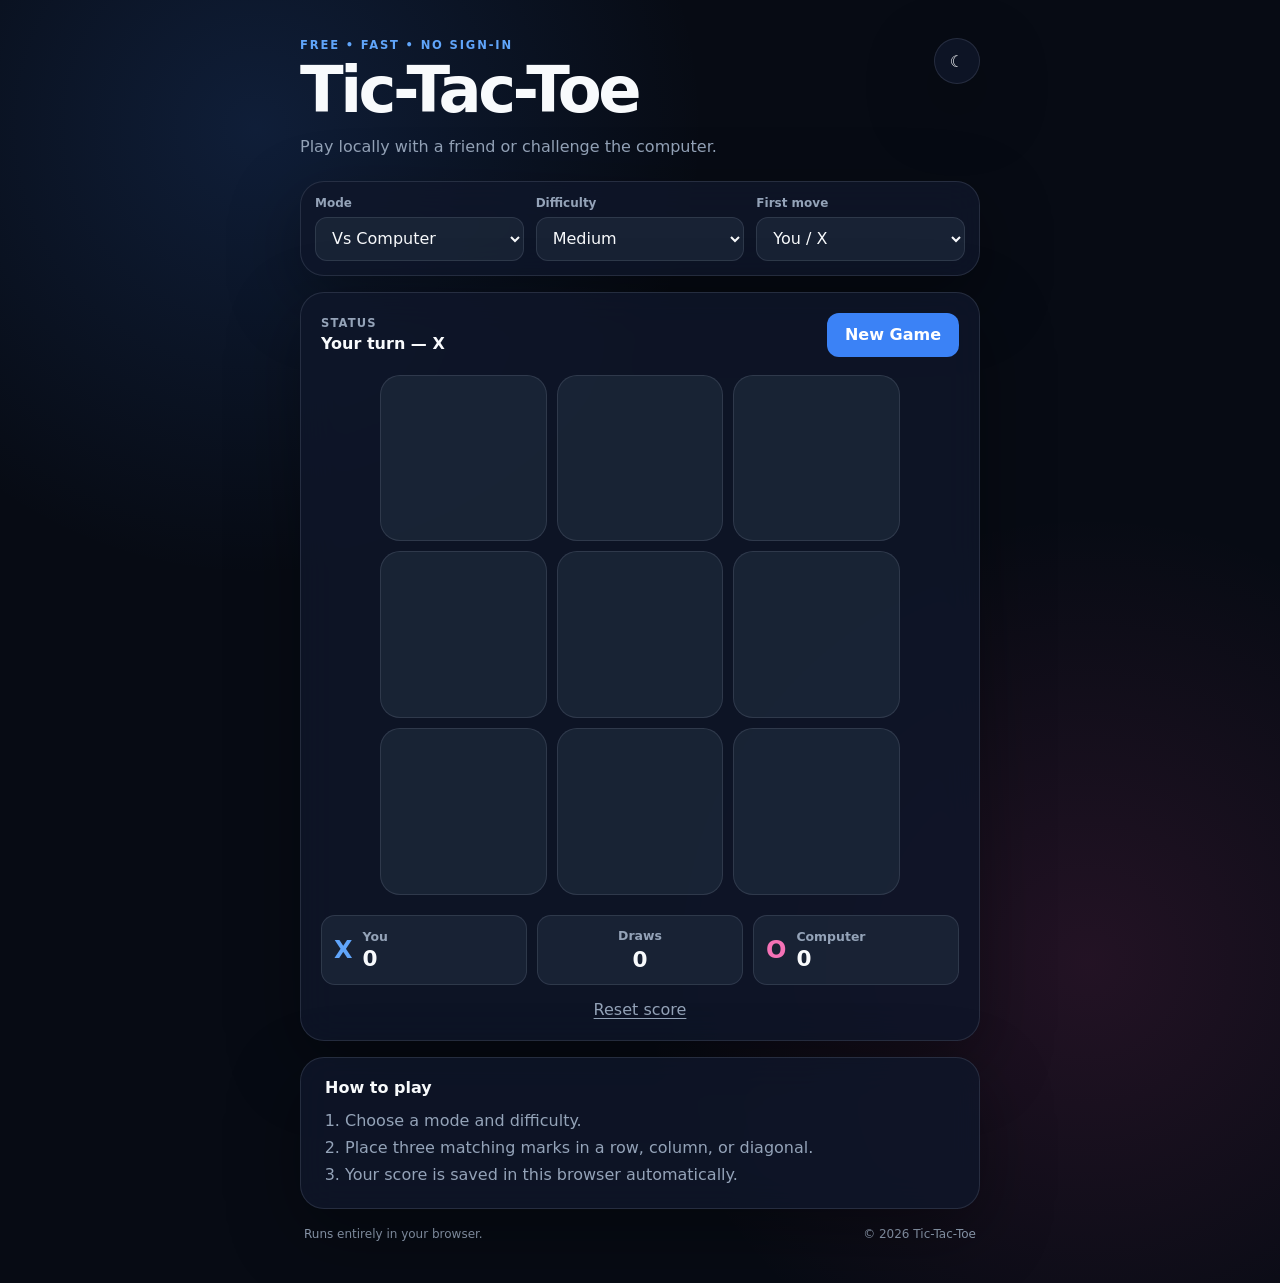
<file: index.html>
<!doctype html>
<html lang="en">
<head>
  <meta charset="utf-8">
  <meta name="viewport" content="width=device-width, initial-scale=1">
  <meta name="theme-color" content="#0f172a">
  <meta name="description" content="A free, fast Tic-Tac-Toe game. Play locally or against the computer.">
  <title>Tic-Tac-Toe — Free Game</title>
  <link rel="icon" href="favicon.svg" type="image/svg+xml">
  <link rel="manifest" href="site.webmanifest">
  <link rel="stylesheet" href="style.css">
  <script defer src="script.js"></script>
</head>
<body>
  <main class="app">
    <header class="hero">
      <div>
        <p class="eyebrow">FREE • FAST • NO SIGN-IN</p>
        <h1>Tic-Tac-Toe</h1>
        <p class="subtitle">Play locally with a friend or challenge the computer.</p>
      </div>
      <button id="themeToggle" class="icon-btn" type="button" aria-label="Toggle theme" title="Toggle theme">☾</button>
    </header>

    <section class="panel controls" aria-label="Game settings">
      <div class="control-group">
        <label for="mode">Mode</label>
        <select id="mode">
          <option value="computer">Vs Computer</option>
          <option value="local">2 Players</option>
        </select>
      </div>

      <div id="difficultyGroup" class="control-group">
        <label for="difficulty">Difficulty</label>
        <select id="difficulty">
          <option value="easy">Easy</option>
          <option value="medium" selected>Medium</option>
          <option value="hard">Impossible</option>
        </select>
      </div>

      <div class="control-group">
        <label for="starter">First move</label>
        <select id="starter">
          <option value="human" selected>You / X</option>
          <option value="computer">Computer / X</option>
        </select>
      </div>
    </section>

    <section class="panel game-card" aria-label="Tic-Tac-Toe board">
      <div class="status-row">
        <div>
          <span class="status-label">Status</span>
          <strong id="status" aria-live="polite">Your turn — X</strong>
        </div>
        <button id="newGame" class="primary-btn" type="button">New Game</button>
      </div>

      <div id="board" class="board" role="grid" aria-label="Tic-Tac-Toe board"></div>

      <div class="scoreboard" aria-label="Scoreboard">
        <div class="score">
          <span class="mark x">X</span>
          <span class="score-name" id="xName">You</span>
          <strong id="xScore">0</strong>
        </div>
        <div class="score draws">
          <span class="score-name">Draws</span>
          <strong id="drawScore">0</strong>
        </div>
        <div class="score">
          <span class="mark o">O</span>
          <span class="score-name" id="oName">Computer</span>
          <strong id="oScore">0</strong>
        </div>
      </div>

      <button id="resetScore" class="text-btn" type="button">Reset score</button>
    </section>

    <section class="panel how-to">
      <h2>How to play</h2>
      <ol>
        <li>Choose a mode and difficulty.</li>
        <li>Place three matching marks in a row, column, or diagonal.</li>
        <li>Your score is saved in this browser automatically.</li>
      </ol>
    </section>

    <footer>
      <span>Runs entirely in your browser.</span>
      <span>© <span id="year"></span> Tic-Tac-Toe</span>
    </footer>
  </main>

  <dialog id="resultDialog" class="result-dialog">
    <div class="dialog-content">
      <p class="eyebrow">GAME OVER</p>
      <h2 id="resultTitle">You win!</h2>
      <p id="resultMessage"></p>
      <button id="dialogNewGame" class="primary-btn" type="button">Play Again</button>
    </div>
  </dialog>
</body>
</html>
</file>
<file: style.css>
:root {
  color-scheme: dark;
  --bg: #070b14;
  --surface: rgba(15, 23, 42, 0.82);
  --surface-2: rgba(30, 41, 59, 0.72);
  --border: rgba(148, 163, 184, 0.18);
  --text: #f8fafc;
  --muted: #94a3b8;
  --accent: #60a5fa;
  --accent-strong: #3b82f6;
  --x: #60a5fa;
  --o: #f472b6;
  --cell: rgba(30, 41, 59, 0.76);
  --shadow: 0 24px 70px rgba(0, 0, 0, 0.35);
}

[data-theme="light"] {
  color-scheme: light;
  --bg: #eef2ff;
  --surface: rgba(255, 255, 255, 0.88);
  --surface-2: rgba(248, 250, 252, 0.94);
  --border: rgba(15, 23, 42, 0.10);
  --text: #0f172a;
  --muted: #64748b;
  --accent: #2563eb;
  --accent-strong: #1d4ed8;
  --x: #2563eb;
  --o: #db2777;
  --cell: #f8fafc;
  --shadow: 0 24px 70px rgba(15, 23, 42, 0.12);
}

* { box-sizing: border-box; }

html { min-height: 100%; }

body {
  margin: 0;
  min-height: 100vh;
  font-family: Inter, ui-sans-serif, system-ui, -apple-system, BlinkMacSystemFont, "Segoe UI", sans-serif;
  background:
    radial-gradient(circle at 20% 10%, rgba(59,130,246,.16), transparent 28rem),
    radial-gradient(circle at 85% 75%, rgba(236,72,153,.12), transparent 28rem),
    var(--bg);
  color: var(--text);
}

button, select { font: inherit; }

button { -webkit-tap-highlight-color: transparent; }

.app {
  width: min(680px, calc(100% - 28px));
  margin: 0 auto;
  padding: 38px 0 24px;
}

.hero {
  display: flex;
  align-items: flex-start;
  justify-content: space-between;
  gap: 20px;
  margin-bottom: 22px;
}

.eyebrow {
  margin: 0 0 8px;
  font-size: .72rem;
  font-weight: 800;
  letter-spacing: .16em;
  color: var(--accent);
}

h1 {
  margin: 0;
  font-size: clamp(2.2rem, 9vw, 4rem);
  line-height: .95;
  letter-spacing: -.055em;
}

.subtitle {
  margin: 14px 0 0;
  color: var(--muted);
  line-height: 1.5;
}

.icon-btn {
  width: 46px;
  height: 46px;
  border: 1px solid var(--border);
  border-radius: 50%;
  background: var(--surface);
  color: var(--text);
  cursor: pointer;
  box-shadow: var(--shadow);
}

.panel {
  border: 1px solid var(--border);
  background: var(--surface);
  backdrop-filter: blur(18px);
  border-radius: 24px;
  box-shadow: var(--shadow);
}

.controls {
  display: grid;
  grid-template-columns: repeat(3, 1fr);
  gap: 12px;
  padding: 14px;
  margin-bottom: 16px;
}

.control-group {
  display: grid;
  gap: 7px;
}

label {
  font-size: .75rem;
  font-weight: 700;
  color: var(--muted);
}

select {
  width: 100%;
  min-height: 44px;
  padding: 0 12px;
  border: 1px solid var(--border);
  border-radius: 12px;
  background: var(--surface-2);
  color: var(--text);
  outline: none;
}

select:focus-visible, button:focus-visible {
  outline: 3px solid color-mix(in srgb, var(--accent) 45%, transparent);
  outline-offset: 2px;
}

.game-card {
  padding: 20px;
}

.status-row {
  display: flex;
  align-items: center;
  justify-content: space-between;
  gap: 14px;
  margin-bottom: 18px;
}

.status-label {
  display: block;
  color: var(--muted);
  font-size: .72rem;
  font-weight: 700;
  text-transform: uppercase;
  letter-spacing: .1em;
  margin-bottom: 4px;
}

#status { font-size: 1rem; }

.primary-btn {
  border: 0;
  border-radius: 12px;
  min-height: 44px;
  padding: 0 18px;
  background: var(--accent-strong);
  color: white;
  font-weight: 800;
  cursor: pointer;
  transition: transform .15s ease, filter .15s ease;
}

.primary-btn:hover { filter: brightness(1.08); }
.primary-btn:active { transform: scale(.97); }

.board {
  width: min(100%, 520px);
  aspect-ratio: 1;
  margin: 0 auto 20px;
  display: grid;
  grid-template-columns: repeat(3, 1fr);
  gap: 10px;
}

.cell {
  border: 1px solid var(--border);
  border-radius: 20px;
  background: var(--cell);
  color: var(--text);
  font-size: clamp(3.2rem, 16vw, 6.8rem);
  font-weight: 900;
  line-height: 1;
  cursor: pointer;
  display: grid;
  place-items: center;
  transition: transform .12s ease, border-color .15s ease, background .15s ease;
}

.cell:hover:not(:disabled) {
  transform: translateY(-2px);
  border-color: color-mix(in srgb, var(--accent) 55%, var(--border));
}

.cell:disabled { cursor: default; }

.cell.x { color: var(--x); }
.cell.o { color: var(--o); }

.cell.win {
  background: color-mix(in srgb, var(--accent) 18%, var(--cell));
  border-color: var(--accent);
  animation: pulse .7s ease-in-out infinite alternate;
}

@keyframes pulse {
  from { transform: scale(1); }
  to { transform: scale(.97); }
}

.scoreboard {
  display: grid;
  grid-template-columns: 1fr 1fr 1fr;
  gap: 10px;
}

.score {
  display: grid;
  grid-template-columns: auto 1fr;
  align-items: center;
  column-gap: 10px;
  padding: 12px;
  border-radius: 14px;
  background: var(--surface-2);
  border: 1px solid var(--border);
}

.score strong {
  grid-column: 2;
  font-size: 1.35rem;
}

.score-name {
  color: var(--muted);
  font-size: .78rem;
  font-weight: 700;
}

.mark {
  grid-row: span 2;
  font-size: 1.5rem;
  font-weight: 900;
}

.mark.x { color: var(--x); }
.mark.o { color: var(--o); }

.draws {
  display: flex;
  flex-direction: column;
  justify-content: center;
  text-align: center;
}

.draws strong { margin-top: 4px; }

.text-btn {
  display: block;
  margin: 14px auto 0;
  border: 0;
  background: transparent;
  color: var(--muted);
  cursor: pointer;
  text-decoration: underline;
  text-underline-offset: 3px;
}

.how-to {
  margin-top: 16px;
  padding: 20px 24px;
}

.how-to h2 {
  margin: 0 0 10px;
  font-size: 1rem;
}

.how-to ol {
  margin: 0;
  padding-left: 20px;
  color: var(--muted);
  line-height: 1.7;
}

footer {
  display: flex;
  justify-content: space-between;
  gap: 12px;
  padding: 18px 4px;
  color: var(--muted);
  font-size: .75rem;
}

.result-dialog {
  width: min(420px, calc(100% - 30px));
  border: 1px solid var(--border);
  border-radius: 24px;
  padding: 0;
  background: var(--surface);
  color: var(--text);
  box-shadow: var(--shadow);
}

.result-dialog::backdrop {
  background: rgba(0, 0, 0, .6);
  backdrop-filter: blur(5px);
}

.dialog-content {
  padding: 30px;
  text-align: center;
}

.dialog-content h2 {
  margin: 0;
  font-size: 2rem;
}

.dialog-content p:not(.eyebrow) {
  color: var(--muted);
  margin: 10px 0 22px;
}

@media (max-width: 600px) {
  .app { width: min(100% - 18px, 680px); padding-top: 22px; }
  .controls { grid-template-columns: 1fr; }
  .game-card { padding: 14px; }
  .status-row { align-items: stretch; flex-direction: column; }
  .primary-btn { width: 100%; }
  .board { gap: 7px; }
  .cell { border-radius: 15px; }
  footer { flex-direction: column; text-align: center; }
}
</file>
